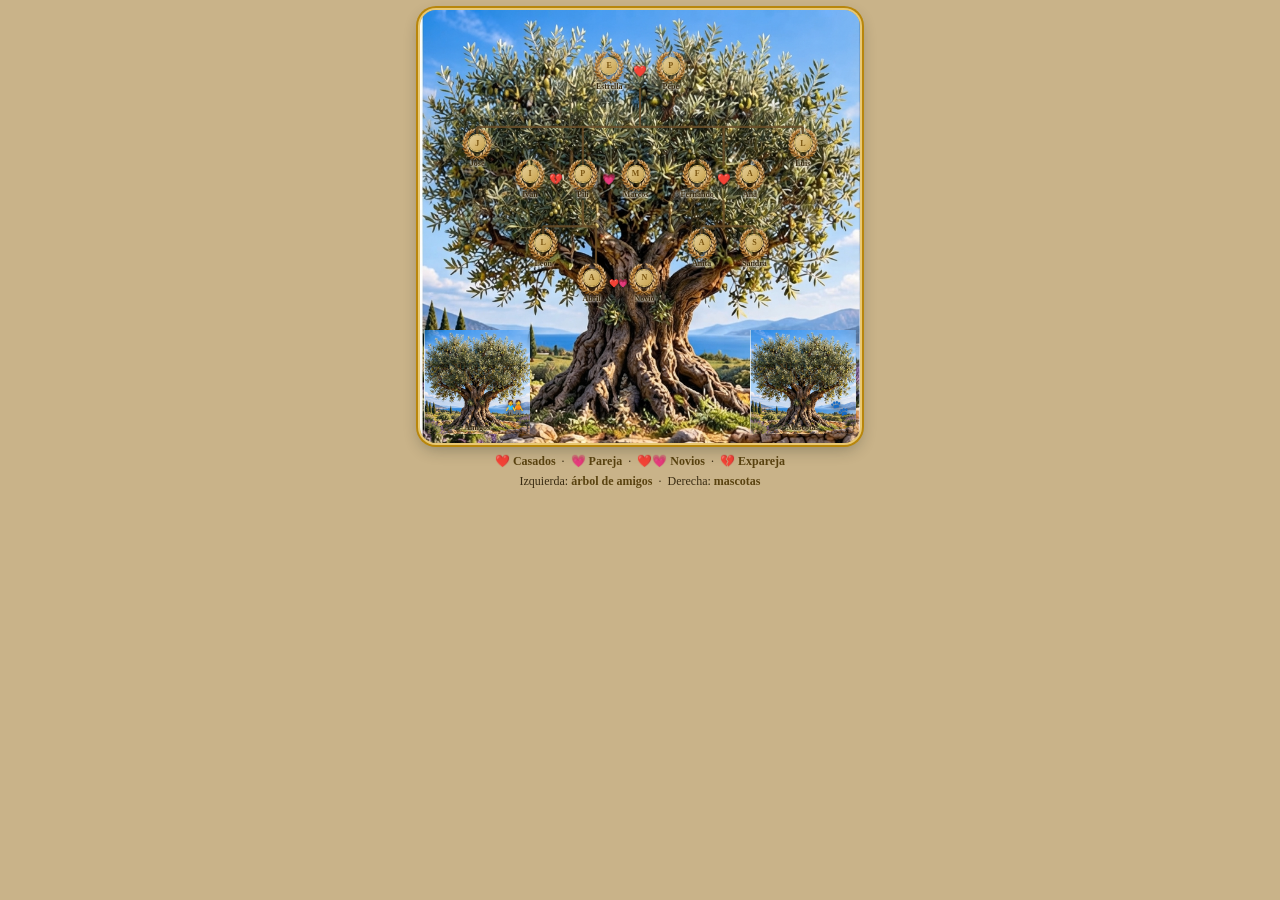
<file: diseno/boceto-arbol.html>
<!doctype html><html lang="es"><head><meta charset="utf-8">
<meta name="viewport" content="width=device-width,initial-scale=1">
<style>
:root{--oroC:#b8860b;--oroO:#e8c874;--tinta:#4a3b22}
*{box-sizing:border-box;margin:0;padding:0}
body{background:#c9b389;padding:10px;font-family:Georgia,serif}
.banner-arb{position:relative;width:100%;max-width:440px;margin:0 auto;border-radius:16px;overflow:hidden;
 box-shadow:0 0 0 2px var(--oroO),0 0 0 4px var(--oroC),0 6px 16px rgba(20,30,25,.32)}
.banner-arb img.main{width:100%;display:block}
.lines{position:absolute;inset:0;width:100%;height:100%;pointer-events:none}
.nodo{position:absolute;transform:translate(-50%,-50%);text-align:center}
.nodo .lauro{position:relative;width:30px;height:32px;margin:0 auto;filter:drop-shadow(0 2px 3px rgba(40,25,5,.5))}
.nodo .lauro img{position:absolute;left:50%;top:50%;transform:translate(-50%,-50%);width:100%;height:100%}
.nodo .foto{position:absolute;left:50%;top:47%;transform:translate(-50%,-50%);width:16px;height:16px;border-radius:50%;
 display:flex;align-items:center;justify-content:center;background:linear-gradient(135deg,#e6d09a,#c9a24b);
 color:#7a5410;font-weight:700;font-size:8px;box-shadow:0 0 0 1px var(--oroO)}
.nodo .nm{font-size:8px;font-weight:700;color:#3a2c12;margin-top:0;line-height:1;white-space:nowrap;
 text-shadow:0 1px 2px rgba(255,250,235,.95),0 0 3px rgba(255,250,235,.85)}
.sim{position:absolute;transform:translate(-50%,-50%);font-size:11px;white-space:nowrap;filter:drop-shadow(0 1px 1px rgba(0,0,0,.3))}
.sim.novios{font-size:8px;letter-spacing:-1px}
.inset{position:absolute;bottom:2%;width:24%}
.inset img{width:100%;display:block;filter:drop-shadow(0 2px 5px rgba(0,0,0,.4));
 -webkit-mask:radial-gradient(120% 108% at 50% 46%,#000 48%,rgba(0,0,0,0) 80%);mask:radial-gradient(120% 108% at 50% 46%,#000 48%,rgba(0,0,0,0) 80%)}
.inset .ico{position:absolute;right:6%;bottom:16%;font-size:15px;filter:drop-shadow(0 1px 2px rgba(0,0,0,.6))}
.inset .cap{position:absolute;left:0;right:0;bottom:2%;text-align:center;font-size:8px;font-weight:700;color:#3a2c12;
 text-shadow:0 1px 2px rgba(255,250,235,.95)}
.leyenda{max-width:440px;margin:8px auto 0;text-align:center;font-size:12px;color:#3a2c12;line-height:1.7}
.leyenda b{color:#5a4310}
</style></head><body>
<div class="banner-arb">
  <img class="main" src="arboles/olivo.png">
  <svg class="lines" viewBox="0 0 100 100" preserveAspectRatio="none">
    <g stroke="#6b4f2a" stroke-width="0.5" fill="none" opacity="0.85">
      <path d="M50 18 V27 M13 27 H87"/>
      <path d="M13 27 V32 M87 27 V32 M37 27 V36 M69 27 V36"/>
      <!-- hijos de Pili: Leon y Abril(baja con su novio) -->
      <path d="M37 44 V50 M28 50 H40 M28 50 V54 M40 50 V60"/>
      <!-- hijos de Fernando: Anita y Sandra -->
      <path d="M69 44 V50 M64 50 H76 M64 50 V54 M76 50 V54"/>
    </g>
  </svg>

  <!-- abuelos: casados -->
  <span class="sim" style="left:50%;top:14%">❤️</span>
  <div class="nodo" style="left:43%;top:14%"><div class="lauro"><img src="../corona.png"><div class="foto">E</div></div><div class="nm">Estrella</div></div>
  <div class="nodo" style="left:57%;top:14%"><div class="lauro"><img src="../corona.png"><div class="foto">P</div></div><div class="nm">Pepe</div></div>

  <!-- hijos solteros (fila subida) -->
  <div class="nodo" style="left:13%;top:32%"><div class="lauro"><img src="../corona.png"><div class="foto">J</div></div><div class="nm">José</div></div>
  <div class="nodo" style="left:87%;top:32%"><div class="lauro"><img src="../corona.png"><div class="foto">L</div></div><div class="nm">Luis</div></div>

  <!-- Pili: expareja Ivan (izq) + nueva pareja Marcos (der) -->
  <span class="sim" style="left:31%;top:39%">💔</span>
  <span class="sim" style="left:43%;top:39%">💗</span>
  <div class="nodo" style="left:25%;top:39%"><div class="lauro"><img src="../corona.png"><div class="foto">I</div></div><div class="nm">Iván</div></div>
  <div class="nodo" style="left:37%;top:39%"><div class="lauro"><img src="../corona.png"><div class="foto">P</div></div><div class="nm">Pili</div></div>
  <div class="nodo" style="left:49%;top:39%"><div class="lauro"><img src="../corona.png"><div class="foto">M</div></div><div class="nm">Marcos</div></div>

  <!-- Fernando + Ana: casados -->
  <span class="sim" style="left:69%;top:39%">❤️</span>
  <div class="nodo" style="left:63%;top:39%"><div class="lauro"><img src="../corona.png"><div class="foto">F</div></div><div class="nm">Fernando</div></div>
  <div class="nodo" style="left:75%;top:39%"><div class="lauro"><img src="../corona.png"><div class="foto">A</div></div><div class="nm">Ana</div></div>

  <!-- nietos: Leon (soltero) y Abril (baja con su novio) -->
  <div class="nodo" style="left:28%;top:55%"><div class="lauro"><img src="../corona.png"><div class="foto">L</div></div><div class="nm">León</div></div>
  <span class="sim novios" style="left:45%;top:63%">❤️<span style="color:#ff5fa2">💗</span></span>
  <div class="nodo" style="left:39%;top:63%"><div class="lauro"><img src="../corona.png"><div class="foto">A</div></div><div class="nm">Abril</div></div>
  <div class="nodo" style="left:51%;top:63%"><div class="lauro"><img src="../corona.png"><div class="foto">N</div></div><div class="nm">Novio</div></div>

  <!-- nietos de Fernando -->
  <div class="nodo" style="left:64%;top:55%"><div class="lauro"><img src="../corona.png"><div class="foto">A</div></div><div class="nm">Anita</div></div>
  <div class="nodo" style="left:76%;top:55%"><div class="lauro"><img src="../corona.png"><div class="foto">S</div></div><div class="nm">Sandra</div></div>

  <!-- insets: amigos (izq) y mascotas (der) -->
  <div class="inset" style="left:1%"><img src="arboles/olivo.png"><div class="ico">🧑‍🤝‍🧑</div><div class="cap">Amigos</div></div>
  <div class="inset" style="right:1%"><img src="arboles/olivo.png"><div class="ico">🐾</div><div class="cap">Mascotas</div></div>
</div>
<div class="leyenda">
  ❤️ <b>Casados</b> &nbsp;·&nbsp; 💗 <b>Pareja</b> &nbsp;·&nbsp; ❤️💗 <b>Novios</b> &nbsp;·&nbsp; 💔 <b>Expareja</b><br>
  Izquierda: <b>árbol de amigos</b> &nbsp;·&nbsp; Derecha: <b>mascotas</b>
</div>
</body></html>
</file>
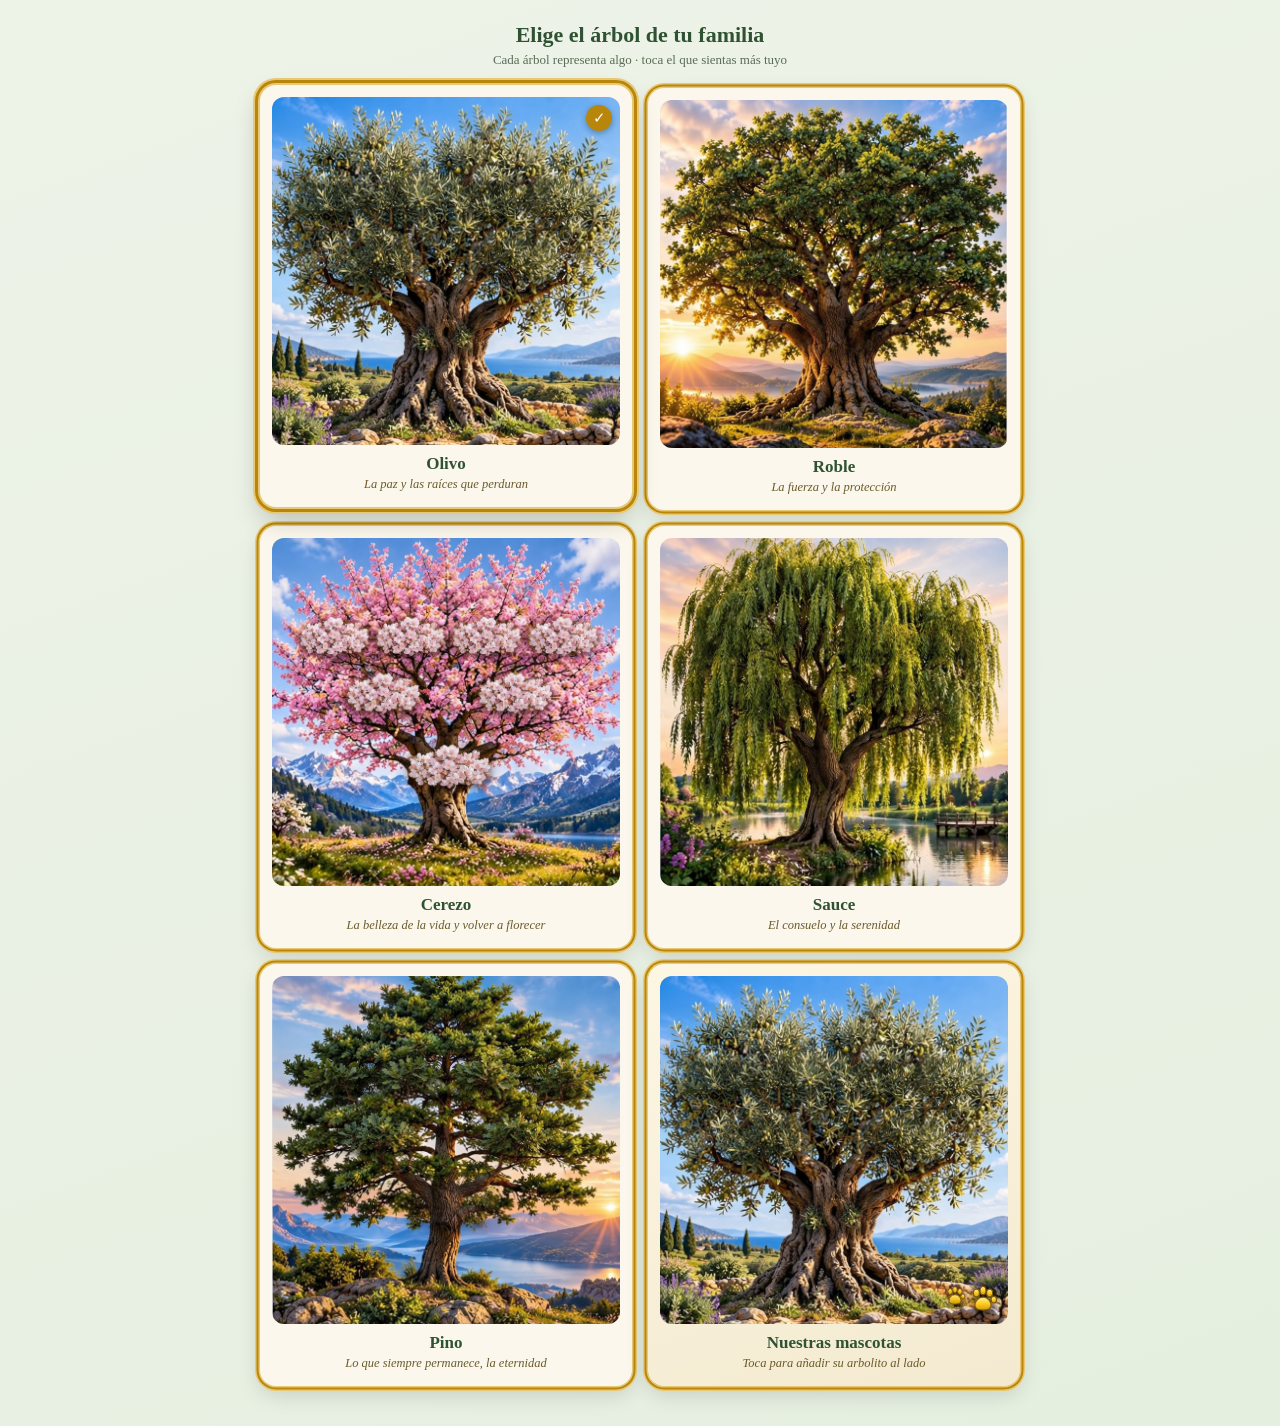
<file: diseno/preview-arboles.html>
<!doctype html><html lang="es"><head><meta charset="utf-8">
<meta name="viewport" content="width=device-width,initial-scale=1">
<style>
:root{--oroC:#b8860b;--oroO:#e8c874;--verde:#2f5233;--crema:#fbf7ec}
*{box-sizing:border-box;margin:0;padding:0}
body{font-family:Georgia,'Times New Roman',serif;background:linear-gradient(160deg,#eef3e8,#e5efe0);color:#2b3a2b;padding:22px 16px 40px}
h1{text-align:center;font-size:22px;color:var(--verde);margin-bottom:4px}
.sub{text-align:center;font-size:13px;color:#5a6b57;margin-bottom:20px}
.grid{display:grid;grid-template-columns:1fr 1fr;gap:16px;max-width:760px;margin:0 auto}
.card{background:var(--crema);border-radius:16px;padding:12px 12px 14px;text-align:center;
 box-shadow:0 0 0 1.5px var(--oroO),0 0 0 3.5px var(--oroC),0 0 0 5px var(--oroO),0 8px 22px rgba(0,0,0,.15);
 cursor:pointer;transition:transform .2s}
.card.sel{transform:translateY(-3px);box-shadow:0 0 0 2px var(--oroO),0 0 0 5px var(--oroC),0 0 0 7px var(--oroO),0 12px 26px rgba(0,0,0,.22)}
.marco{border-radius:12px;overflow:hidden;position:relative;background:#dfe7d8;aspect-ratio:1/1}
.marco img{width:100%;height:100%;object-fit:cover;display:block;transform-origin:50% 100%;
 animation:mecer 5.5s ease-in-out infinite}
.card:nth-child(2) img{animation-duration:6.2s}
.card:nth-child(3) img{animation-duration:5s}
.card:nth-child(4) img{animation-duration:6.6s}
.card:nth-child(5) img{animation-duration:5.8s}
.card:nth-child(6) img{animation-duration:6.9s}
@keyframes mecer{0%,100%{transform:rotate(-0.6deg) scale(1.015)}50%{transform:rotate(0.6deg) scale(1.015)}}
.nom{font-size:17px;color:var(--verde);font-weight:bold;margin:9px 0 2px}
.sig{font-size:12.5px;color:#6a5a2a;font-style:italic;line-height:1.35;padding:0 4px}
.tick{position:absolute;top:8px;right:8px;width:26px;height:26px;border-radius:50%;
 background:var(--oroC);color:#fff;display:none;align-items:center;justify-content:center;font-size:15px;
 box-shadow:0 2px 6px rgba(0,0,0,.3)}
.card.sel .tick{display:flex}
.card.pet{background:linear-gradient(160deg,#fdf6e3,#f3ead0)}
.paw{position:absolute;right:10px;bottom:10px;display:flex;gap:2px;align-items:flex-end;
 filter:drop-shadow(0 1px 3px rgba(0,0,0,.6))}
.paw svg{display:block}
.paw .p1{width:30px;height:30px}
.paw .p2{width:22px;height:22px;margin-bottom:7px}
.paw svg path,.paw svg ellipse{stroke:#7a5a12;stroke-width:4}
.mascota{max-width:760px;margin:22px auto 0;background:var(--crema);border-radius:16px;padding:14px 16px;
 box-shadow:0 0 0 1.5px var(--oroO),0 0 0 3.5px var(--oroC),0 0 0 5px var(--oroO);display:flex;align-items:center;gap:14px}
.mascota .mini{width:64px;height:64px;border-radius:10px;overflow:hidden;flex:0 0 auto;box-shadow:0 0 0 1.5px var(--oroC)}
.mascota .mini img{width:100%;height:100%;object-fit:cover}
.mascota .txt{flex:1;text-align:left}
.mascota .txt b{color:var(--verde);font-size:15px}
.mascota .txt p{font-size:12.5px;color:#5a6b57;margin-top:3px}
.sw{width:52px;height:30px;border-radius:20px;background:var(--oroC);position:relative;flex:0 0 auto}
.sw::after{content:"";position:absolute;top:3px;right:3px;width:24px;height:24px;border-radius:50%;background:#fff}
</style></head><body>
<h1>Elige el árbol de tu familia</h1>
<div class="sub">Cada árbol representa algo · toca el que sientas más tuyo</div>
<div class="grid">
  <div class="card sel"><div class="marco"><img src="arboles/olivo.png"><div class="tick">✓</div></div>
    <div class="nom">Olivo</div><div class="sig">La paz y las raíces que perduran</div></div>
  <div class="card"><div class="marco"><img src="arboles/roble_sol.png"><div class="tick">✓</div></div>
    <div class="nom">Roble</div><div class="sig">La fuerza y la protección</div></div>
  <div class="card"><div class="marco"><img src="arboles/cerezo.png"><div class="tick">✓</div></div>
    <div class="nom">Cerezo</div><div class="sig">La belleza de la vida y volver a florecer</div></div>
  <div class="card"><div class="marco"><img src="arboles/sauce.png"><div class="tick">✓</div></div>
    <div class="nom">Sauce</div><div class="sig">El consuelo y la serenidad</div></div>
  <div class="card"><div class="marco"><img src="arboles/pino.png"><div class="tick">✓</div></div>
    <div class="nom">Pino</div><div class="sig">Lo que siempre permanece, la eternidad</div></div>
  <div class="card pet"><div class="marco"><img src="arboles/olivo.png"><div class="paw">
    <svg class="p2" viewBox="0 0 100 100"><defs><linearGradient id="oro2" x1="0" y1="0" x2="0" y2="1"><stop offset="0" stop-color="#ffe98a"/><stop offset=".5" stop-color="#f5c518"/><stop offset="1" stop-color="#c8920a"/></linearGradient></defs><g fill="url(#oro2)"><ellipse cx="28" cy="30" rx="10" ry="13"/><ellipse cx="50" cy="22" rx="10" ry="14"/><ellipse cx="72" cy="30" rx="10" ry="13"/><ellipse cx="86" cy="52" rx="9" ry="11"/><path d="M50 44c16 0 27 14 27 27 0 12-11 16-27 16S23 83 23 71c0-13 11-27 27-27z"/></g></svg>
    <svg class="p1" viewBox="0 0 100 100"><defs><linearGradient id="oro1" x1="0" y1="0" x2="0" y2="1"><stop offset="0" stop-color="#fff0a0"/><stop offset=".5" stop-color="#ffcc1f"/><stop offset="1" stop-color="#d19a0c"/></linearGradient></defs><g fill="url(#oro1)"><ellipse cx="28" cy="30" rx="10" ry="13"/><ellipse cx="50" cy="22" rx="10" ry="14"/><ellipse cx="72" cy="30" rx="10" ry="13"/><ellipse cx="86" cy="52" rx="9" ry="11"/><path d="M50 44c16 0 27 14 27 27 0 12-11 16-27 16S23 83 23 71c0-13 11-27 27-27z"/></g></svg>
  </div></div>
    <div class="nom">Nuestras mascotas</div><div class="sig">Toca para añadir su arbolito al lado</div></div>
</div>
</body></html>
</file>
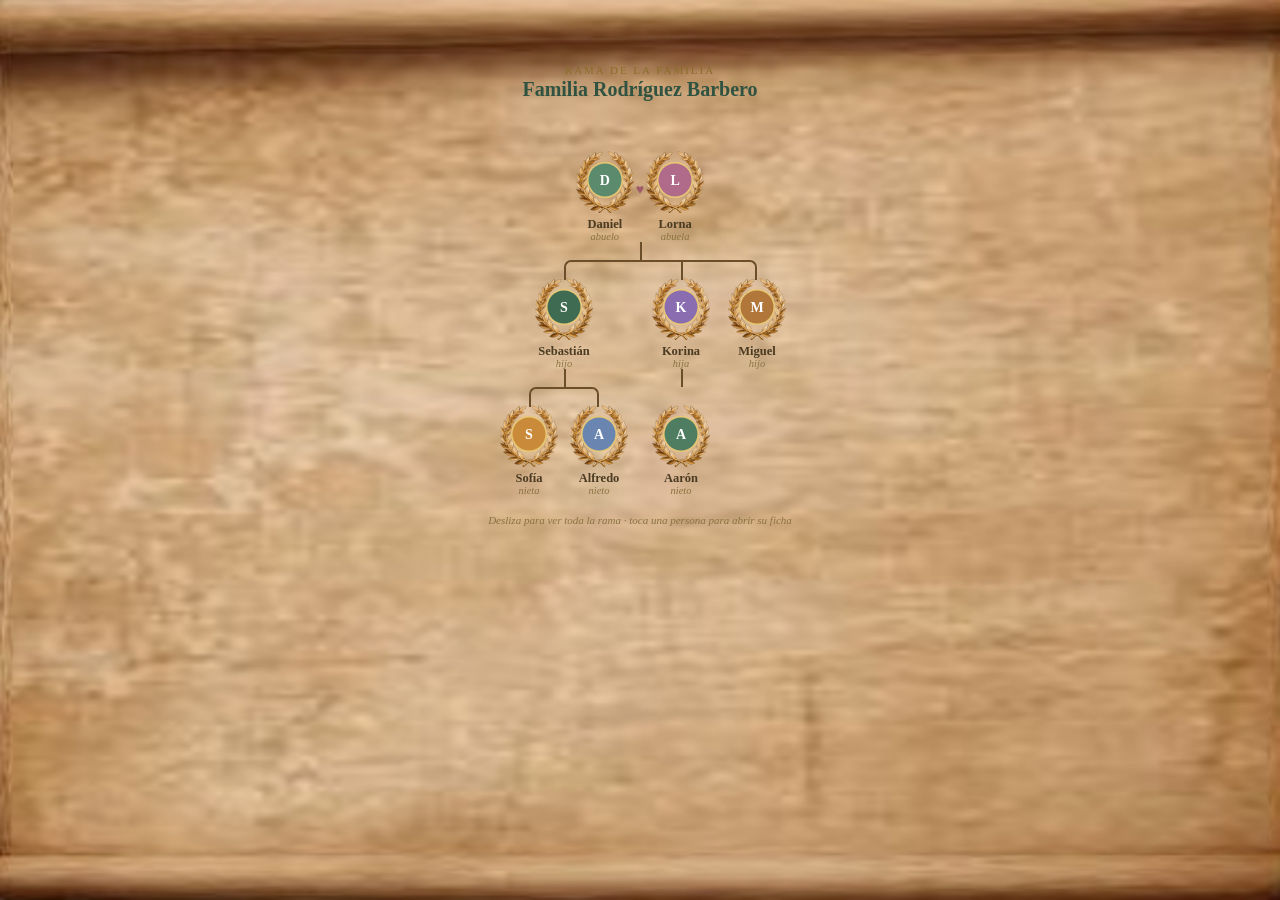
<file: diseno/preview-esquema.html>
<!doctype html><html lang="es"><head><meta charset="utf-8">
<meta name="viewport" content="width=device-width,initial-scale=1">
<style>
:root{--oroC:#b8860b;--oroO:#e8c874;--verde:#2f5340;--tinta:#4a3b22;--linea:#6b4f2a}
*{box-sizing:border-box;margin:0;padding:0}
html,body{height:100%}
body{font-family:Georgia,'Times New Roman',serif;color:var(--tinta);background:#c9b389}
.scroll{min-height:100vh;border-style:solid;border-width:56px 14px 56px 14px;
 border-image:url('papiro.png') 100 26 100 26 fill stretch;padding:6px 6px 12px}
.top{text-align:center;margin:2px 0 6px}
.top .rama{font-size:11px;letter-spacing:2px;color:#8a6d2a;text-transform:uppercase}
.top h1{font-size:20px;color:var(--verde);margin-top:2px}
/* corona + avatar (igual que la app) */
.lauro{position:relative;flex-shrink:0;width:58px;height:62px;display:inline-block}
.lauro .lau{position:absolute;left:50%;top:50%;transform:translate(-50%,-50%);width:100%;height:100%}
.lauro .foto{position:absolute;left:50%;top:47%;transform:translate(-50%,-50%);width:33px;height:33px;border-radius:50%;overflow:hidden;
 display:flex;align-items:center;justify-content:center;color:#fff;font-family:Georgia,serif;font-weight:700;font-size:14px;box-shadow:0 0 0 1.5px var(--oroO)}
.pn{font-size:12.5px;font-weight:700;color:var(--tinta);margin-top:1px;line-height:1.05}
.pr{font-size:10.5px;color:#8a7340;font-style:italic}
/* arbol de arriba-abajo */
.tree{overflow-x:auto;padding:8px 2px 10px;text-align:center}
.tree ul{display:flex;justify-content:center;padding-top:18px;position:relative}
.tree li{list-style:none;position:relative;padding:18px 6px 0;text-align:center}
.tree li::before,.tree li::after{content:"";position:absolute;top:0;right:50%;width:50%;height:18px;border-top:2px solid var(--linea)}
.tree li::after{right:auto;left:50%;border-left:2px solid var(--linea)}
.tree li:only-child::before,.tree li:only-child::after{display:none}
.tree li:first-child::before,.tree li:last-child::after{border:0}
.tree li:last-child::before{border-right:2px solid var(--linea);border-radius:0 7px 0 0}
.tree li:first-child::after{border-radius:7px 0 0 0}
.tree ul ul::before{content:"";position:absolute;top:0;left:50%;width:2px;height:18px;background:var(--linea)}
.node{display:inline-block;vertical-align:top}
.pareja{display:inline-flex;gap:2px;align-items:flex-start;position:relative}
.pareja .corazon{align-self:center;color:#a15a6a;font-size:14px;margin-top:-14px}
.uno{display:inline-block}
.hint{text-align:center;font-size:11px;color:#8a7340;margin-top:8px;font-style:italic}
</style></head><body>
<div class="scroll">
  <div class="top"><div class="rama">Rama de la familia</div><h1>Familia Rodríguez Barbero</h1></div>

  <div class="tree">
    <ul>
      <li>
        <div class="node pareja">
          <div class="uno"><div class="lauro"><img class="lau" src="../corona.png"><div class="foto" style="background:#5c8a6d">D</div></div><div class="pn">Daniel</div><div class="pr">abuelo</div></div>
          <span class="corazon">♥</span>
          <div class="uno"><div class="lauro"><img class="lau" src="../corona.png"><div class="foto" style="background:#b06a8a">L</div></div><div class="pn">Lorna</div><div class="pr">abuela</div></div>
        </div>
        <ul>
          <li>
            <div class="node"><div class="lauro"><img class="lau" src="../corona.png"><div class="foto" style="background:#3f6b52">S</div></div><div class="pn">Sebastián</div><div class="pr">hijo</div></div>
            <ul>
              <li><div class="node"><div class="lauro"><img class="lau" src="../corona.png"><div class="foto" style="background:#c98a3a">S</div></div><div class="pn">Sofía</div><div class="pr">nieta</div></div></li>
              <li><div class="node"><div class="lauro"><img class="lau" src="../corona.png"><div class="foto" style="background:#6a86b0">A</div></div><div class="pn">Alfredo</div><div class="pr">nieto</div></div></li>
            </ul>
          </li>
          <li>
            <div class="node"><div class="lauro"><img class="lau" src="../corona.png"><div class="foto" style="background:#8a6db0">K</div></div><div class="pn">Korina</div><div class="pr">hija</div></div>
            <ul>
              <li><div class="node"><div class="lauro"><img class="lau" src="../corona.png"><div class="foto" style="background:#4f7d61">A</div></div><div class="pn">Aarón</div><div class="pr">nieto</div></div></li>
            </ul>
          </li>
          <li>
            <div class="node"><div class="lauro"><img class="lau" src="../corona.png"><div class="foto" style="background:#b0763a">M</div></div><div class="pn">Miguel</div><div class="pr">hijo</div></div>
          </li>
        </ul>
      </li>
    </ul>
  </div>

  <div class="hint">Desliza para ver toda la rama · toca una persona para abrir su ficha</div>
</div>
</body></html>
</file>
